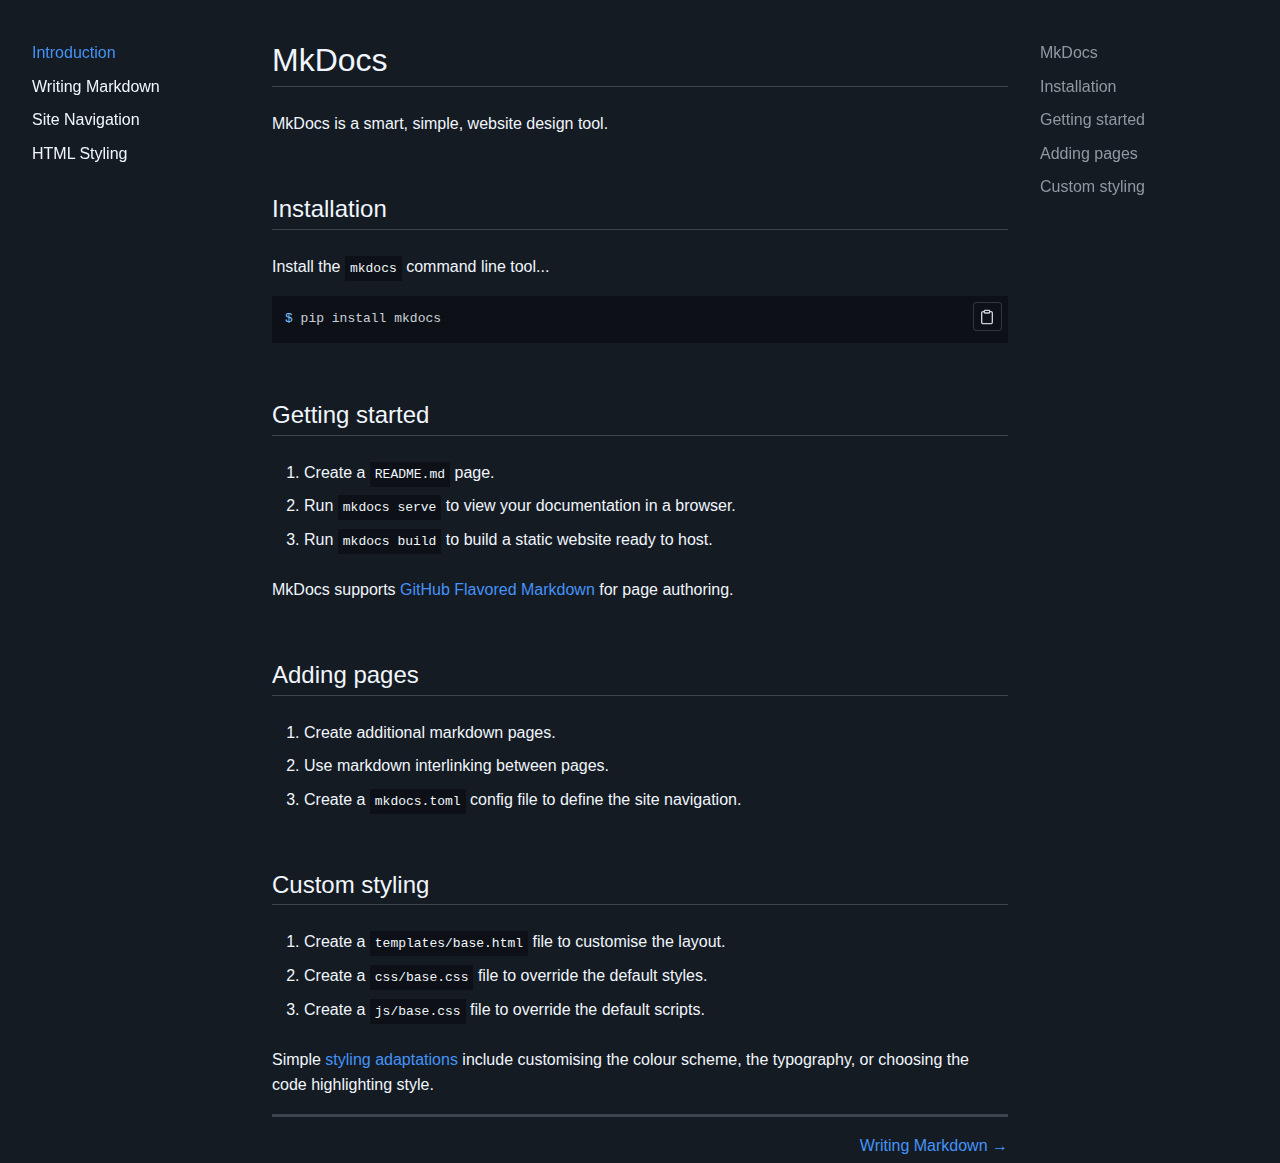
<file: index.html>
<html>
    <head>
        <meta charset="utf-8">
        <meta name="viewport" content="width=device-width, initial-scale=1.0">
        <title>MkDocs</title>
        <link rel="icon" href="data:image/svg+xml,&lt;svg xmlns=&#34;http://www.w3.org/2000/svg&#34; viewBox=&#34;0 0 100 100&#34;&gt;&lt;text y=&#34;.9em&#34; font-size=&#34;90&#34;&gt;📘&lt;/text&gt;&lt;/svg&gt;">
        <link rel="stylesheet" href="css/highlightjs.min.css">
        <link rel="stylesheet" href="css/highlightjs-copy.min.css">
        <link rel="stylesheet" href="css/theme.css">
        <script src="js/highlightjs.min.js"></script>
        <script src="js/highlightjs-copy.min.js"></script>
        <script src="js/theme.js"></script>
    </head>
    <body>
        <nav class="left">
            <ul>
<li><a class="active" href=".">Introduction</a></li>
<li><a href="writing/">Writing Markdown</a></li>
<li><a href="navigation/">Site Navigation</a></li>
<li><a href="styling/">HTML Styling</a></li>
</ul>
        </nav>
        <nav class="right">
            <div class="toc">
<ul>
<li><a href="#mkdocs">MkDocs</a><ul>
<li><a href="#installation">Installation</a></li>
<li><a href="#getting-started">Getting started</a></li>
<li><a href="#adding-pages">Adding pages</a></li>
<li><a href="#custom-styling">Custom styling</a></li>
</ul>
</li>
</ul>
</div>

        </nav>
        <main>
            <h1 id="mkdocs"><a class="toclink" href="#mkdocs">MkDocs</a></h1>
<p>MkDocs is a smart, simple, website design tool.</p>
<h2 id="installation"><a class="toclink" href="#installation">Installation</a></h2>
<p>Install the <code>mkdocs</code> command line tool...</p>
<pre><code class="language-shell">$ pip install mkdocs
</code></pre>
<h2 id="getting-started"><a class="toclink" href="#getting-started">Getting started</a></h2>
<ol>
<li>Create a <code>README.md</code> page.</li>
<li>Run <code>mkdocs serve</code> to view your documentation in a browser.</li>
<li>Run <code>mkdocs build</code> to build a static website ready to host.</li>
</ol>
<p>MkDocs supports <a href="writing/">GitHub Flavored Markdown</a> for page authoring.</p>
<h2 id="adding-pages"><a class="toclink" href="#adding-pages">Adding pages</a></h2>
<ol>
<li>Create additional markdown pages.</li>
<li>Use markdown interlinking between pages.</li>
<li>Create a <code>mkdocs.toml</code> config file to define the site navigation.</li>
</ol>
<h2 id="custom-styling"><a class="toclink" href="#custom-styling">Custom styling</a></h2>
<ol>
<li>Create a <code>templates/base.html</code> file to customise the layout.</li>
<li>Create a <code>css/base.css</code> file to override the default styles.</li>
<li>Create a <code>js/base.css</code> file to override the default scripts.</li>
</ol>
<p>Simple <a href="styling/">styling adaptations</a> include customising the colour scheme, the typography, or choosing the code highlighting style.</p>
            
<div class="pagination">
    
    
    <a class="next" href="writing/">Writing Markdown →</a>
    
</div>

        </main>
    </body>
</html>
</file>
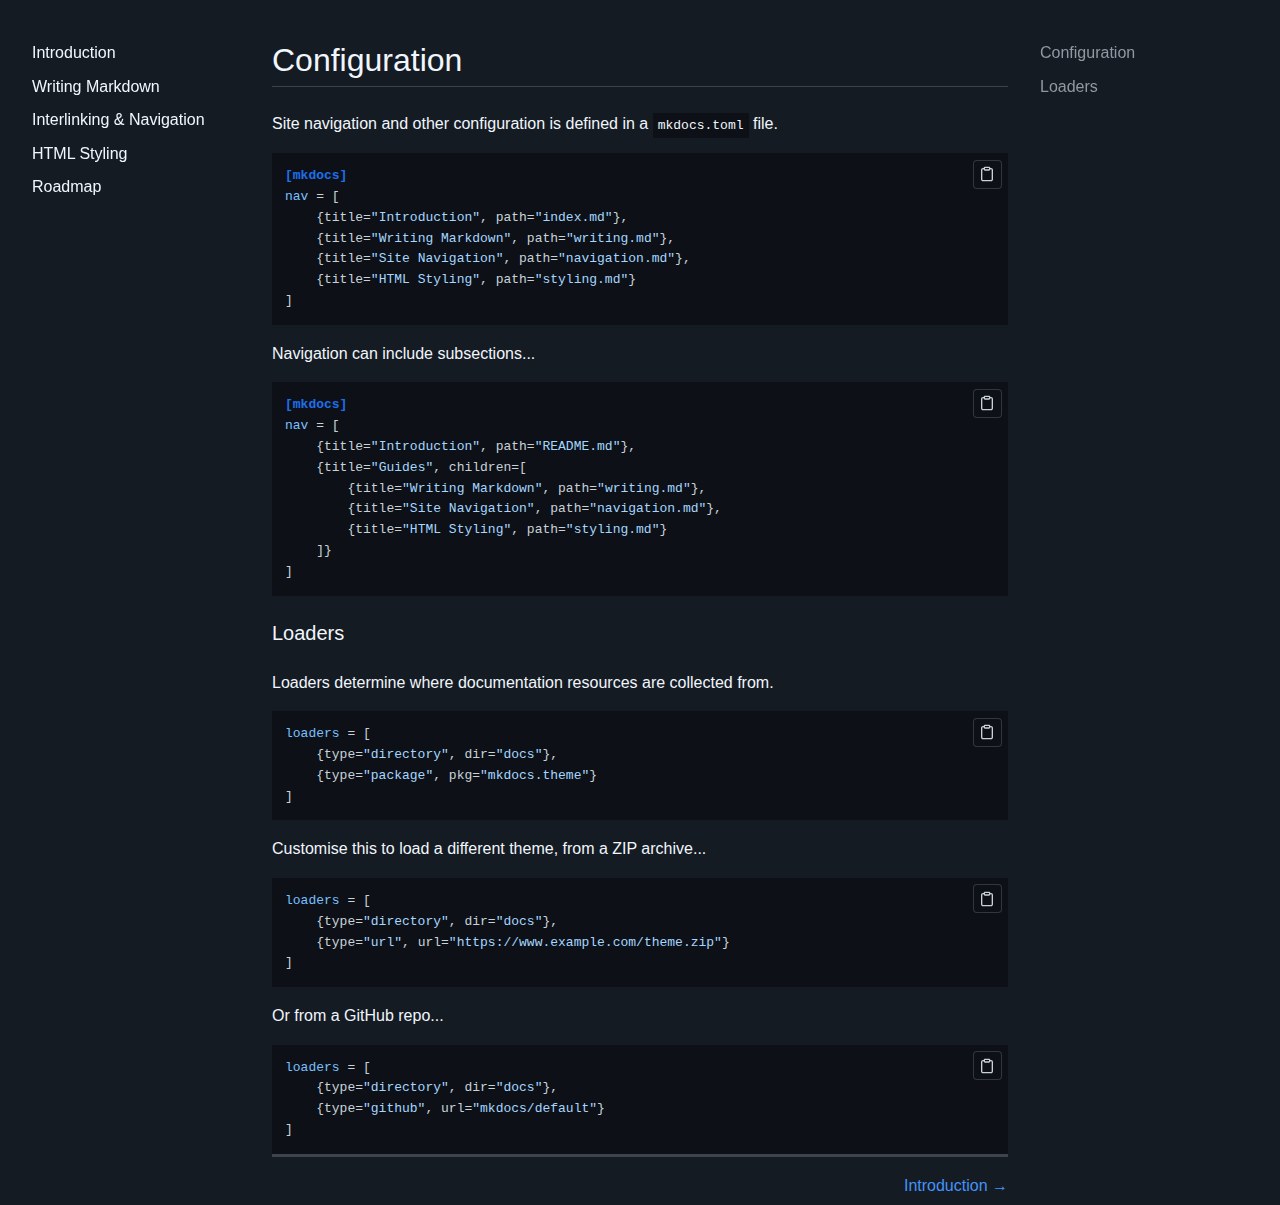
<file: configuration/index.html>
<html>
    <head>
        <meta charset="utf-8">
        <meta name="viewport" content="width=device-width, initial-scale=1.0">
        <title>Configuration</title>
        <link rel="icon" href="data:image/svg+xml,&lt;svg xmlns=&quot;http://www.w3.org/2000/svg&quot; viewBox=&quot;0 0 100 100&quot;&gt;&lt;text y=&quot;.9em&quot; font-size=&quot;90&quot;&gt;📘&lt;/text&gt;&lt;/svg&gt;">
        <link rel="stylesheet" href="../css/highlightjs.min.css">
        <link rel="stylesheet" href="../css/highlightjs-copy.min.css">
        <link rel="stylesheet" href="../css/theme.css">
        <script src="../js/highlightjs.min.js"></script>
        <script src="../js/highlightjs-copy.min.js"></script>
        <script src="../js/theme.js"></script>
    </head>
    <body>
        <nav class="left">
            <ul>
<li><a href="../">Introduction</a></li>
<li><a href="../writing/">Writing Markdown</a></li>
<li><a href="../navigation/">Interlinking &amp; Navigation</a></li>
<li><a href="../styling/">HTML Styling</a></li>
<li><a href="../roadmap/">Roadmap</a></li>
</ul>
        </nav>
        <nav class="right">
            <div class="toc">
<ul>
<li><a href="#configuration">Configuration</a><ul>
<li><a href="#loaders">Loaders</a></li>
</ul>
</li>
</ul>
</div>

        </nav>
        <main>
            <h1 id="configuration"><a class="toclink" href="#configuration">Configuration</a></h1>
<p>Site navigation and other configuration is defined in a <code>mkdocs.toml</code> file.</p>
<pre><code class="language-toml">[mkdocs]
nav = [
    {title=&quot;Introduction&quot;, path=&quot;index.md&quot;},
    {title=&quot;Writing Markdown&quot;, path=&quot;writing.md&quot;},
    {title=&quot;Site Navigation&quot;, path=&quot;navigation.md&quot;},
    {title=&quot;HTML Styling&quot;, path=&quot;styling.md&quot;}
]
</code></pre>
<p>Navigation can include subsections...</p>
<pre><code class="language-toml">[mkdocs]
nav = [
    {title=&quot;Introduction&quot;, path=&quot;README.md&quot;},
    {title=&quot;Guides&quot;, children=[
        {title=&quot;Writing Markdown&quot;, path=&quot;writing.md&quot;},
        {title=&quot;Site Navigation&quot;, path=&quot;navigation.md&quot;},
        {title=&quot;HTML Styling&quot;, path=&quot;styling.md&quot;}
    ]}
]
</code></pre>
<h3 id="loaders"><a class="toclink" href="#loaders">Loaders</a></h3>
<p>Loaders determine where documentation resources are collected from.</p>
<pre><code class="language-toml">loaders = [
    {type=&quot;directory&quot;, dir=&quot;docs&quot;},
    {type=&quot;package&quot;, pkg=&quot;mkdocs.theme&quot;}
]
</code></pre>
<p>Customise this to load a different theme, from a ZIP archive...</p>
<pre><code class="language-toml">loaders = [
    {type=&quot;directory&quot;, dir=&quot;docs&quot;},
    {type=&quot;url&quot;, url=&quot;https://www.example.com/theme.zip&quot;}
]
</code></pre>
<p>Or from a GitHub repo...</p>
<pre><code class="language-toml">loaders = [
    {type=&quot;directory&quot;, dir=&quot;docs&quot;},
    {type=&quot;github&quot;, url=&quot;mkdocs/default&quot;}
]
</code></pre>
<!--
### Markdown

The derault set of extensions are geared towards GitHub Flavored Markdown.


<pre><code class="language-toml">[markdown]
extensions = {...}
config = {...}
</code></pre>


### Resources

Resources include markdown pages, static media, and HTML templates.

* `pages`      - `*.md`
* `statics`    - `*` 
* `templates`  - `templates/*`

### Commands

The command line tool allows you to work with mkdocs locally,
or to build and host your sites on a provider of your choosing.

* `mkdocs serve`
* `mkdocs build`
-->
            
            <div class="pagination">
                
                
                <a class="next" href="../">Introduction →</a>
                
            </div>
            
        </main>
    </body>
</html>
</file>
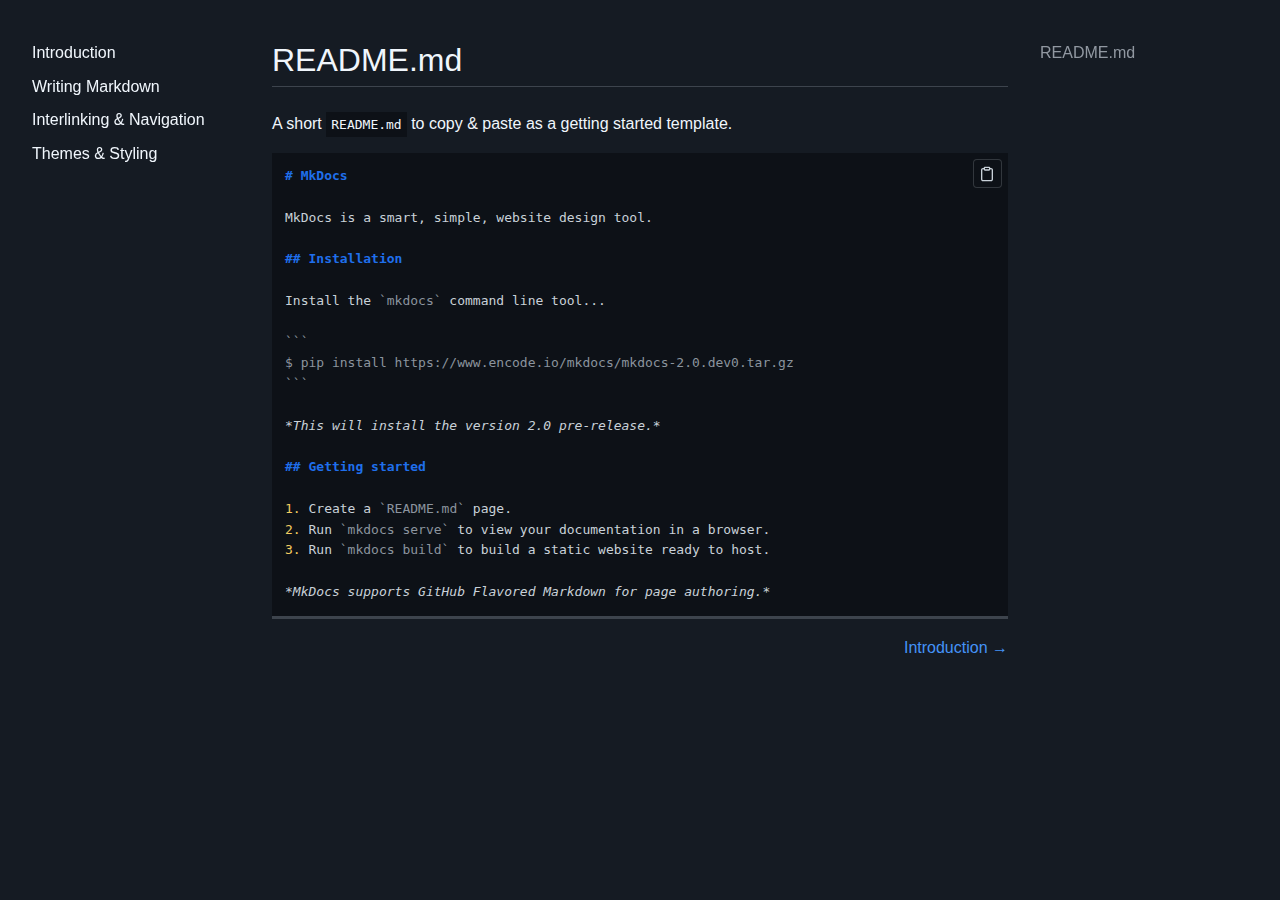
<file: example/index.html>
<html>
    <head>
        <meta charset="utf-8">
        <meta name="viewport" content="width=device-width, initial-scale=1.0">
        <title>README.md - MkDocs</title>
        <link rel="icon" href="data:image/svg+xml,&lt;svg xmlns=&quot;http://www.w3.org/2000/svg&quot; viewBox=&quot;0 0 100 100&quot;&gt;&lt;text y=&quot;.9em&quot; font-size=&quot;90&quot;&gt;📘&lt;/text&gt;&lt;/svg&gt;">
        <link rel="stylesheet" href="../css/highlightjs.min.css">
        <link rel="stylesheet" href="../css/highlightjs-copy.min.css">
        <link rel="stylesheet" href="../css/theme.css">
        <script src="../js/highlightjs.min.js"></script>
        <script src="../js/highlightjs-copy.min.js"></script>
        <script src="../js/theme.js"></script>
    </head>
    <body>
        <nav class="left">
            <ul>
<li><a href="../">Introduction</a></li>
<li><a href="../writing/">Writing Markdown</a></li>
<li><a href="../navigation/">Interlinking &amp; Navigation</a></li>
<li><a href="../styling/">Themes &amp; Styling</a></li>
</ul>
        </nav>
        <nav class="right">
            <div class="toc">
<ul>
<li><a href="#readmemd">README.md</a></li>
</ul>
</div>

        </nav>
        <main>
            <h1 id="readmemd"><a class="toclink" href="#readmemd">README.md</a></h1>
<p>A short <code>README.md</code> to copy &amp; paste as a getting started template.</p>
<pre><code class="language-markdown"># MkDocs

MkDocs is a smart, simple, website design tool.

## Installation

Install the `mkdocs` command line tool...

```
$ pip install https://www.encode.io/mkdocs/mkdocs-2.0.dev0.tar.gz
```

*This will install the version 2.0 pre-release.*

## Getting started

1. Create a `README.md` page.
2. Run `mkdocs serve` to view your documentation in a browser.
3. Run `mkdocs build` to build a static website ready to host.

*MkDocs supports GitHub Flavored Markdown for page authoring.*
</code></pre>
            
            <div class="pagination">
                
                
                <a class="next" href="../">Introduction →</a>
                
            </div>
            
        </main>
    </body>
</html>
</file>
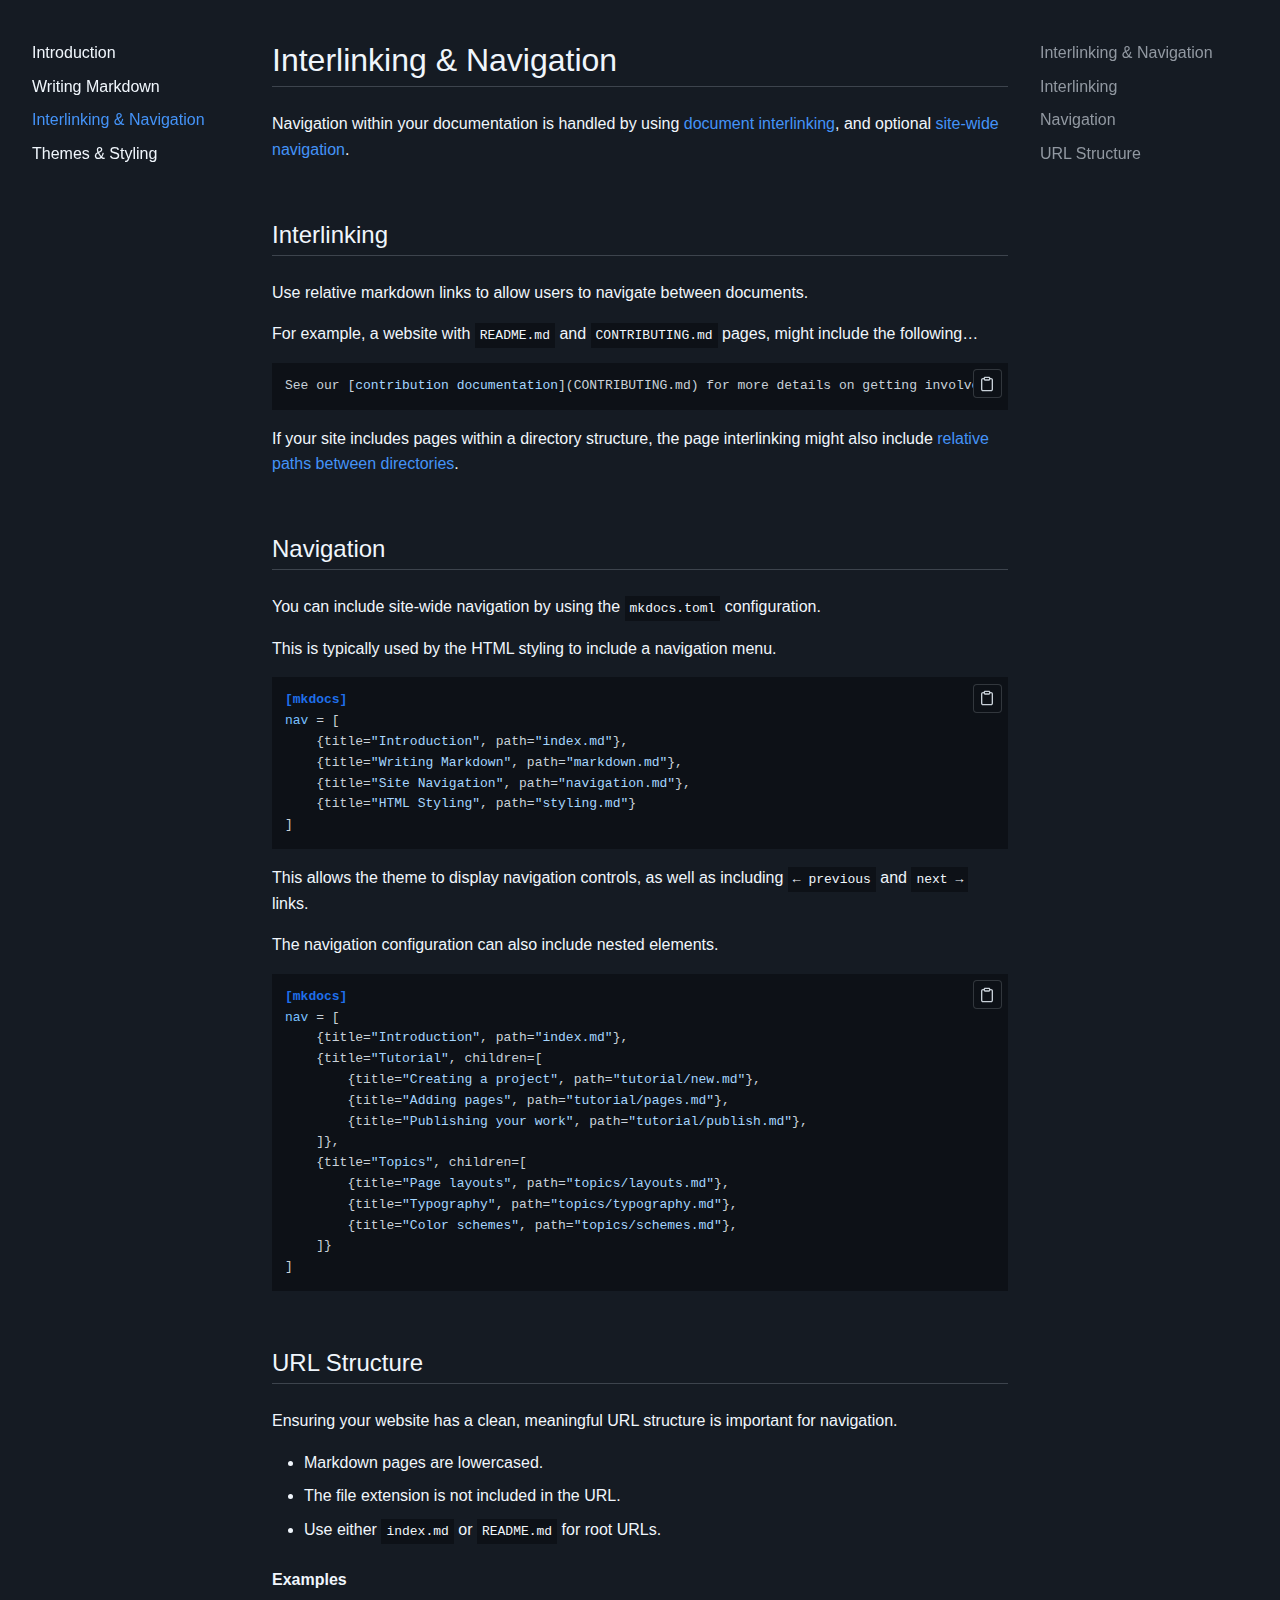
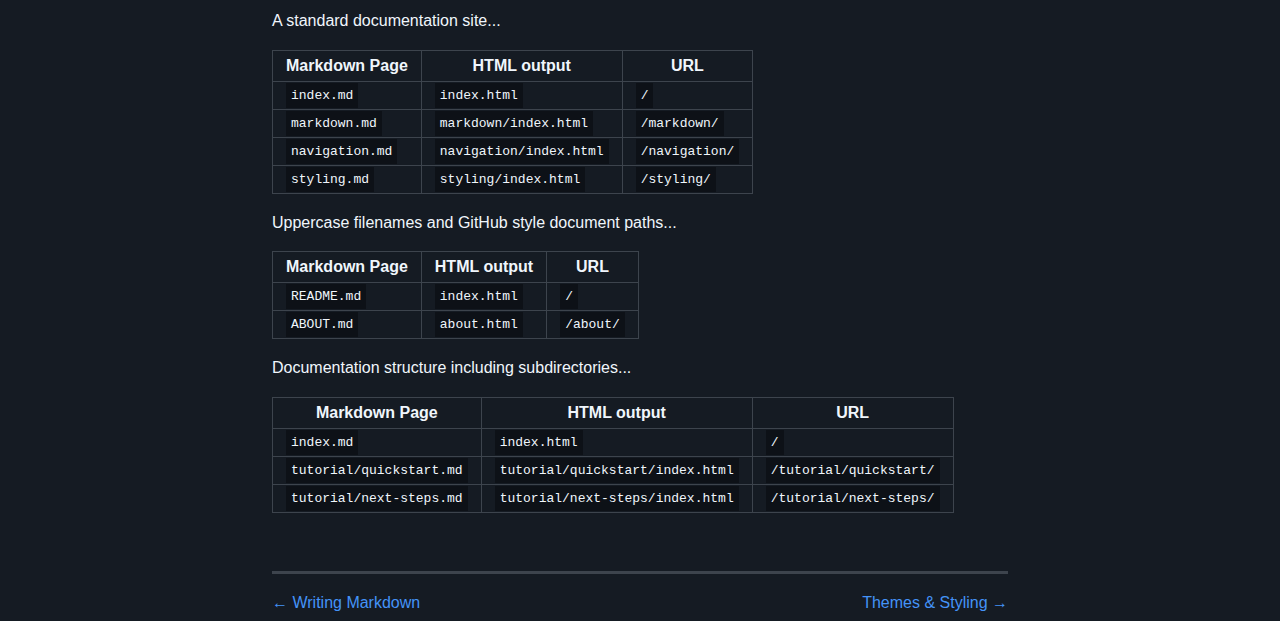
<file: navigation/index.html>
<html>
    <head>
        <meta charset="utf-8">
        <meta name="viewport" content="width=device-width, initial-scale=1.0">
        <title>Interlinking & Navigation</title>
        <link rel="icon" href="data:image/svg+xml,&lt;svg xmlns=&quot;http://www.w3.org/2000/svg&quot; viewBox=&quot;0 0 100 100&quot;&gt;&lt;text y=&quot;.9em&quot; font-size=&quot;90&quot;&gt;📘&lt;/text&gt;&lt;/svg&gt;">
        <link rel="stylesheet" href="../css/highlightjs.min.css">
        <link rel="stylesheet" href="../css/highlightjs-copy.min.css">
        <link rel="stylesheet" href="../css/theme.css">
        <script src="../js/highlightjs.min.js"></script>
        <script src="../js/highlightjs-copy.min.js"></script>
        <script src="../js/theme.js"></script>
    </head>
    <body>
        <nav class="left">
            <ul>
<li><a href="../">Introduction</a></li>
<li><a href="../writing/">Writing Markdown</a></li>
<li><a class="active" href=".">Interlinking &amp; Navigation</a></li>
<li><a href="../styling/">Themes &amp; Styling</a></li>
</ul>
        </nav>
        <nav class="right">
            <div class="toc">
<ul>
<li><a href="#interlinking-navigation">Interlinking &amp; Navigation</a><ul>
<li><a href="#interlinking">Interlinking</a></li>
<li><a href="#navigation">Navigation</a></li>
<li><a href="#url-structure">URL Structure</a></li>
</ul>
</li>
</ul>
</div>

        </nav>
        <main>
            <h1 id="interlinking-navigation"><a class="toclink" href="#interlinking-navigation">Interlinking &amp; Navigation</a></h1>
<p>Navigation within your documentation is handled by using <a href="#interlinking">document interlinking</a>, and optional <a href="#navigation">site-wide navigation</a>.</p>
<h2 id="interlinking"><a class="toclink" href="#interlinking">Interlinking</a></h2>
<p>Use relative markdown links to allow users to navigate between documents.</p>
<p>For example, a website with <code>README.md</code> and <code>CONTRIBUTING.md</code> pages, might include the following&hellip;</p>
<pre><code class="language-markdown">See our [contribution documentation](CONTRIBUTING.md) for more details on getting involved.
</code></pre>
<p>If your site includes pages within a directory structure, the page interlinking might also include <a href="https://docs.github.com/en/get-started/writing-on-github/getting-started-with-writing-and-formatting-on-github/basic-writing-and-formatting-syntax#relative-links">relative paths between directories</a>.</p>
<h2 id="navigation"><a class="toclink" href="#navigation">Navigation</a></h2>
<p>You can include site-wide navigation by using the <code>mkdocs.toml</code> configuration.</p>
<p>This is typically used by the HTML styling to include a navigation menu.</p>
<pre><code class="language-toml">[mkdocs]
nav = [
    {title=&quot;Introduction&quot;, path=&quot;index.md&quot;},
    {title=&quot;Writing Markdown&quot;, path=&quot;markdown.md&quot;},
    {title=&quot;Site Navigation&quot;, path=&quot;navigation.md&quot;},
    {title=&quot;HTML Styling&quot;, path=&quot;styling.md&quot;}
]
</code></pre>
<p>This allows the theme to display navigation controls, as well as including <code>← previous</code> and <code>next →</code> links.</p>
<p>The navigation configuration can also include nested elements.</p>
<pre><code class="language-toml">[mkdocs]
nav = [
    {title=&quot;Introduction&quot;, path=&quot;index.md&quot;},
    {title=&quot;Tutorial&quot;, children=[
        {title=&quot;Creating a project&quot;, path=&quot;tutorial/new.md&quot;},
        {title=&quot;Adding pages&quot;, path=&quot;tutorial/pages.md&quot;},
        {title=&quot;Publishing your work&quot;, path=&quot;tutorial/publish.md&quot;},
    ]},
    {title=&quot;Topics&quot;, children=[
        {title=&quot;Page layouts&quot;, path=&quot;topics/layouts.md&quot;},
        {title=&quot;Typography&quot;, path=&quot;topics/typography.md&quot;},
        {title=&quot;Color schemes&quot;, path=&quot;topics/schemes.md&quot;},
    ]}
]
</code></pre>
<h2 id="url-structure"><a class="toclink" href="#url-structure">URL Structure</a></h2>
<p>Ensuring your website has a clean, meaningful URL structure is important for navigation.</p>
<ul>
<li>Markdown pages are lowercased.</li>
<li>The file extension is not included in the URL.</li>
<li>Use either <code>index.md</code> or <code>README.md</code> for root URLs.</li>
</ul>
<p><strong>Examples</strong></p>
<p>A standard documentation site...</p>
<table>
<thead>
<tr>
<th><strong>Markdown Page</strong></th>
<th><strong>HTML output</strong></th>
<th><strong>URL</strong></th>
</tr>
</thead>
<tbody>
<tr>
<td><code>index.md</code></td>
<td><code>index.html</code></td>
<td><code>/</code></td>
</tr>
<tr>
<td><code>markdown.md</code></td>
<td><code>markdown/index.html</code></td>
<td><code>/markdown/</code></td>
</tr>
<tr>
<td><code>navigation.md</code></td>
<td><code>navigation/index.html</code></td>
<td><code>/navigation/</code></td>
</tr>
<tr>
<td><code>styling.md</code></td>
<td><code>styling/index.html</code></td>
<td><code>/styling/</code></td>
</tr>
</tbody>
</table>
<p>Uppercase filenames and GitHub style document paths...</p>
<table>
<thead>
<tr>
<th><strong>Markdown Page</strong></th>
<th><strong>HTML output</strong></th>
<th><strong>URL</strong></th>
</tr>
</thead>
<tbody>
<tr>
<td><code>README.md</code></td>
<td><code>index.html</code></td>
<td><code>/</code></td>
</tr>
<tr>
<td><code>ABOUT.md</code></td>
<td><code>about.html</code></td>
<td><code>/about/</code></td>
</tr>
</tbody>
</table>
<p>Documentation structure including subdirectories...</p>
<table>
<thead>
<tr>
<th><strong>Markdown Page</strong></th>
<th><strong>HTML output</strong></th>
<th><strong>URL</strong></th>
</tr>
</thead>
<tbody>
<tr>
<td><code>index.md</code></td>
<td><code>index.html</code></td>
<td><code>/</code></td>
</tr>
<tr>
<td><code>tutorial/quickstart.md</code></td>
<td><code>tutorial/quickstart/index.html</code></td>
<td><code>/tutorial/quickstart/</code></td>
</tr>
<tr>
<td><code>tutorial/next-steps.md</code></td>
<td><code>tutorial/next-steps/index.html</code></td>
<td><code>/tutorial/next-steps/</code></td>
</tr>
</tbody>
</table>
<p><br/></p>
            
            <div class="pagination">
                
                <a class="previous" href="../writing/">← Writing Markdown</a>
                
                
                <a class="next" href="../styling/">Themes & Styling →</a>
                
            </div>
            
        </main>
    </body>
</html>
</file>
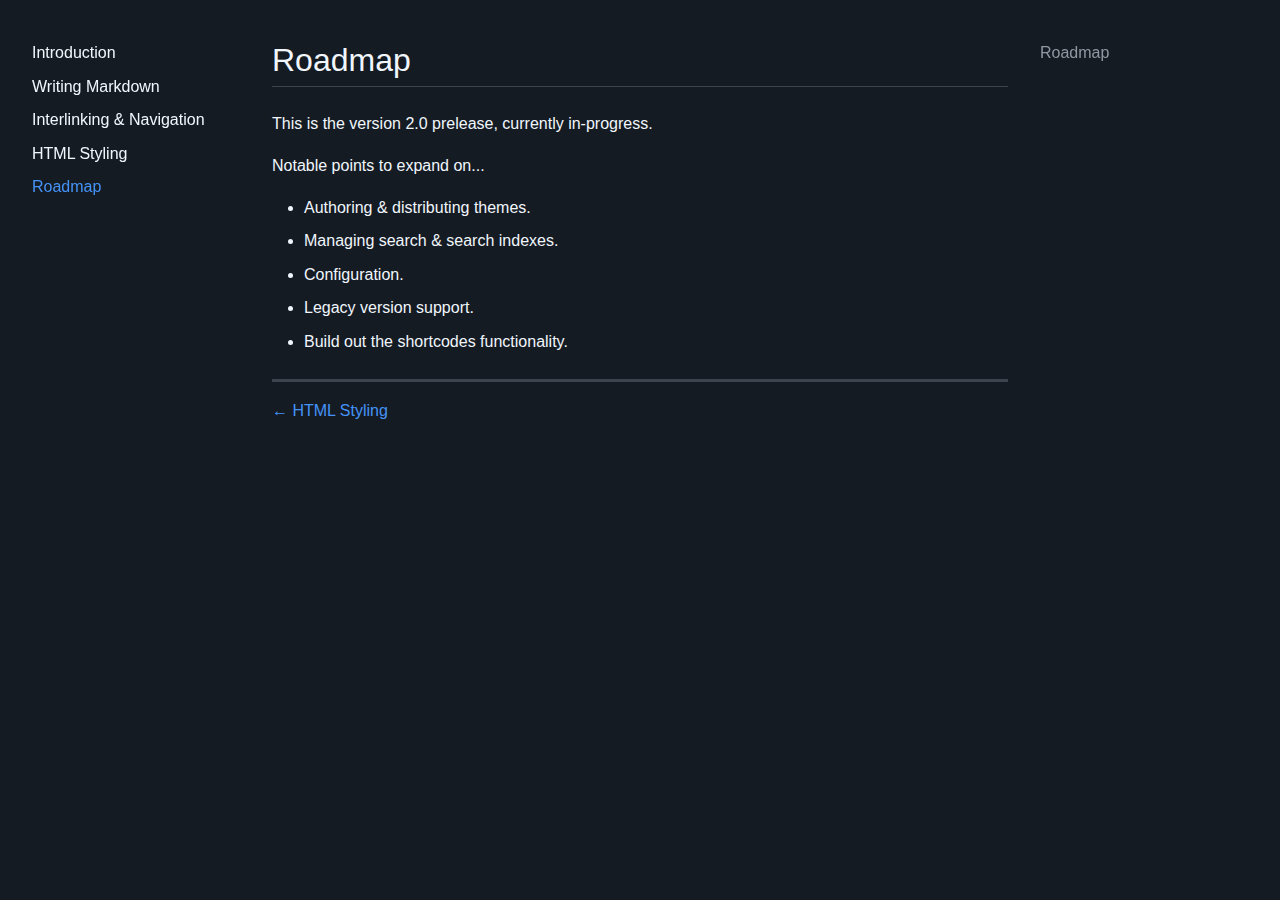
<file: roadmap/index.html>
<html>
    <head>
        <meta charset="utf-8">
        <meta name="viewport" content="width=device-width, initial-scale=1.0">
        <title>Roadmap</title>
        <link rel="icon" href="data:image/svg+xml,&lt;svg xmlns=&quot;http://www.w3.org/2000/svg&quot; viewBox=&quot;0 0 100 100&quot;&gt;&lt;text y=&quot;.9em&quot; font-size=&quot;90&quot;&gt;📘&lt;/text&gt;&lt;/svg&gt;">
        <link rel="stylesheet" href="../css/highlightjs.min.css">
        <link rel="stylesheet" href="../css/highlightjs-copy.min.css">
        <link rel="stylesheet" href="../css/theme.css">
        <script src="../js/highlightjs.min.js"></script>
        <script src="../js/highlightjs-copy.min.js"></script>
        <script src="../js/theme.js"></script>
    </head>
    <body>
        <nav class="left">
            <ul>
<li><a href="../">Introduction</a></li>
<li><a href="../writing/">Writing Markdown</a></li>
<li><a href="../navigation/">Interlinking &amp; Navigation</a></li>
<li><a href="../styling/">HTML Styling</a></li>
<li><a class="active" href=".">Roadmap</a></li>
</ul>
        </nav>
        <nav class="right">
            <div class="toc">
<ul>
<li><a href="#roadmap">Roadmap</a></li>
</ul>
</div>

        </nav>
        <main>
            <h1 id="roadmap"><a class="toclink" href="#roadmap">Roadmap</a></h1>
<p>This is the version 2.0 prelease, currently in-progress.</p>
<p>Notable points to expand on...</p>
<ul>
<li>Authoring &amp; distributing themes.</li>
<li>Managing search &amp; search indexes.</li>
<li>Configuration.</li>
<li>Legacy version support.</li>
<li>Build out the shortcodes functionality.</li>
</ul>
            
            <div class="pagination">
                
                <a class="previous" href="../styling/">← HTML Styling</a>
                
                
            </div>
            
        </main>
    </body>
</html>
</file>
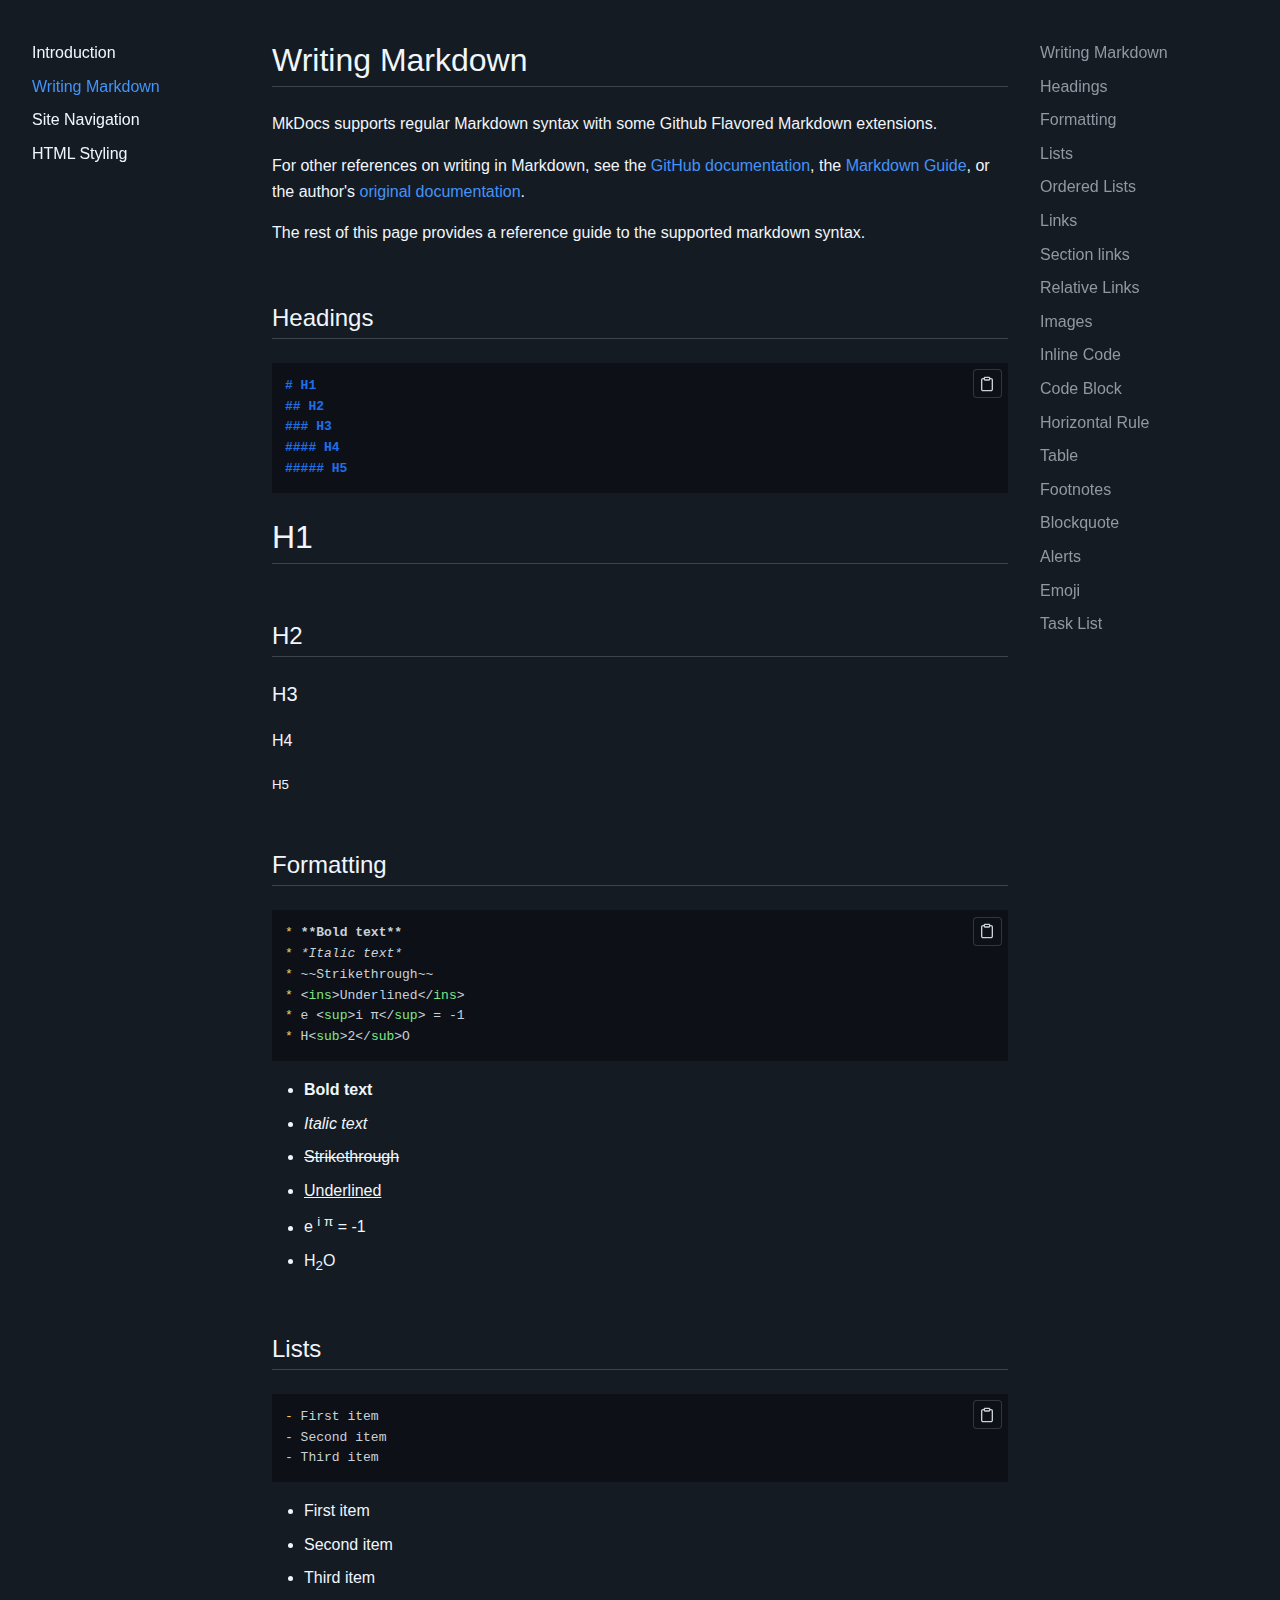
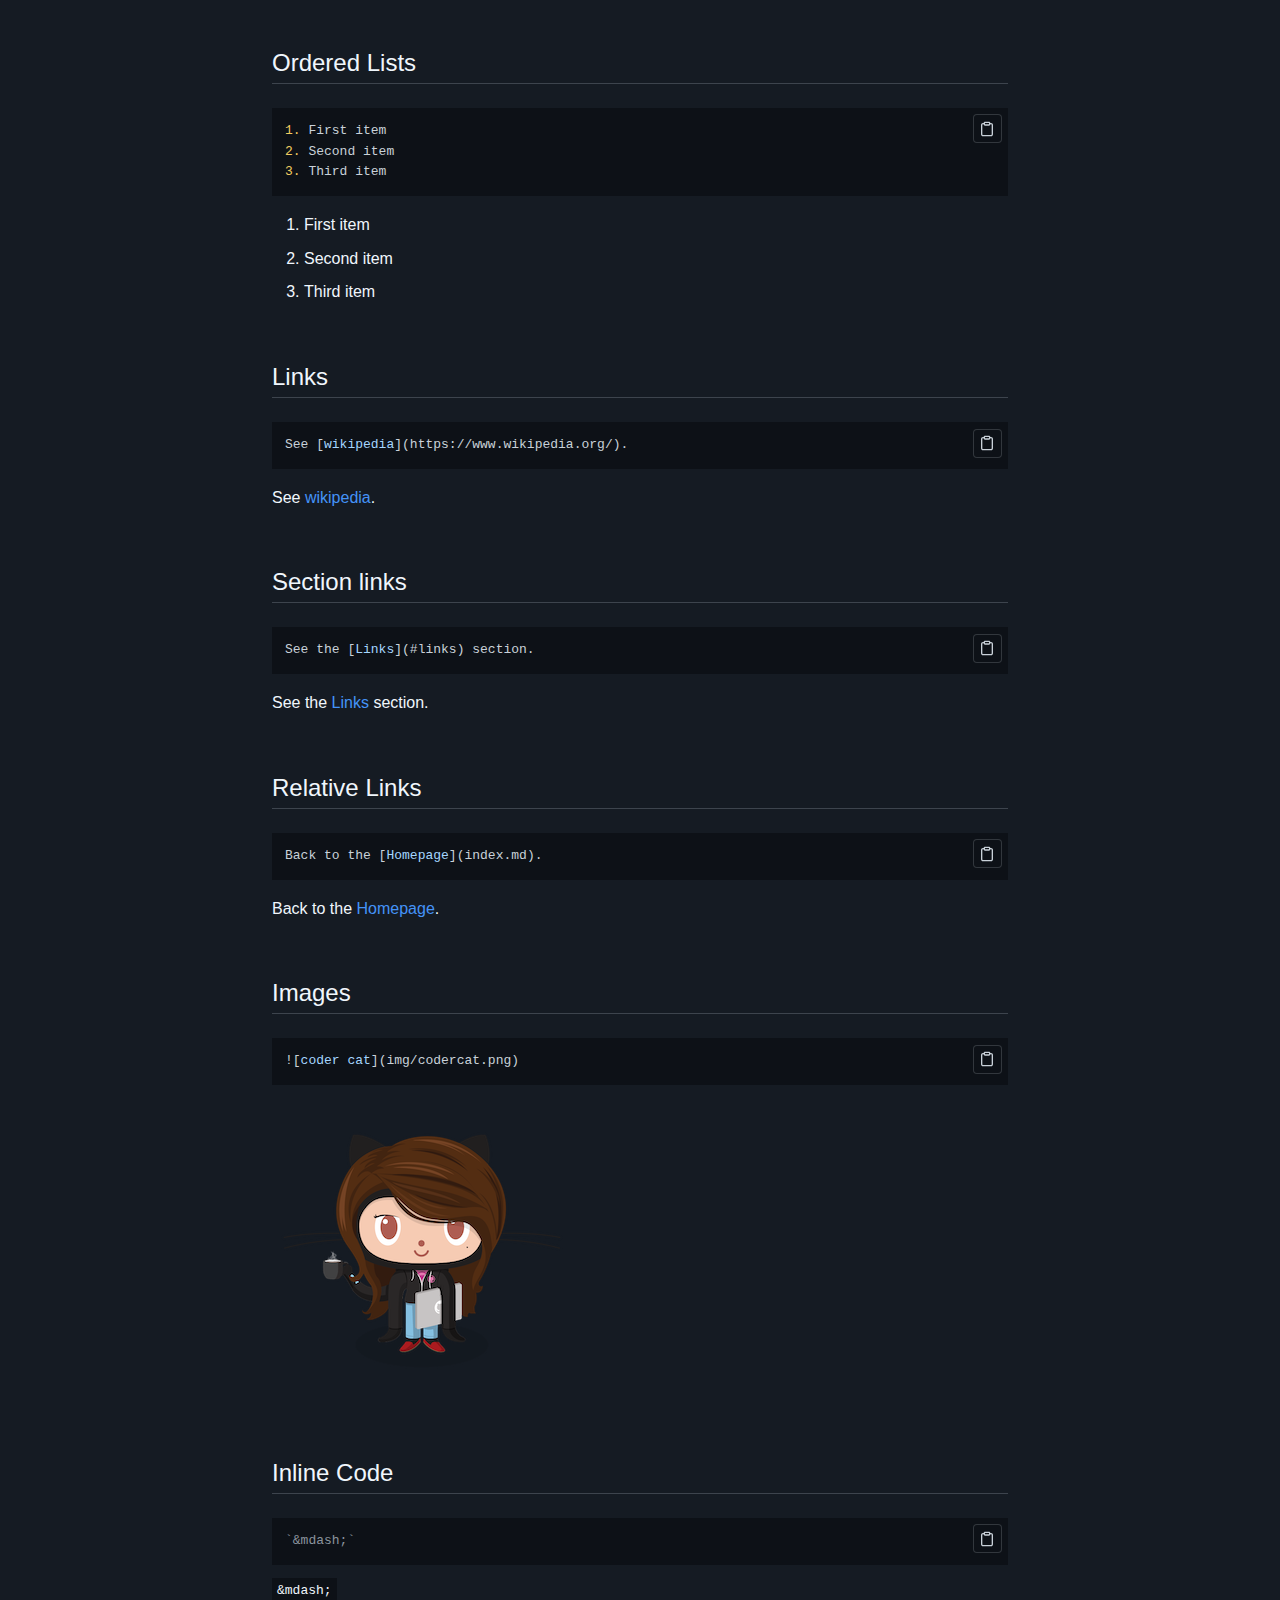
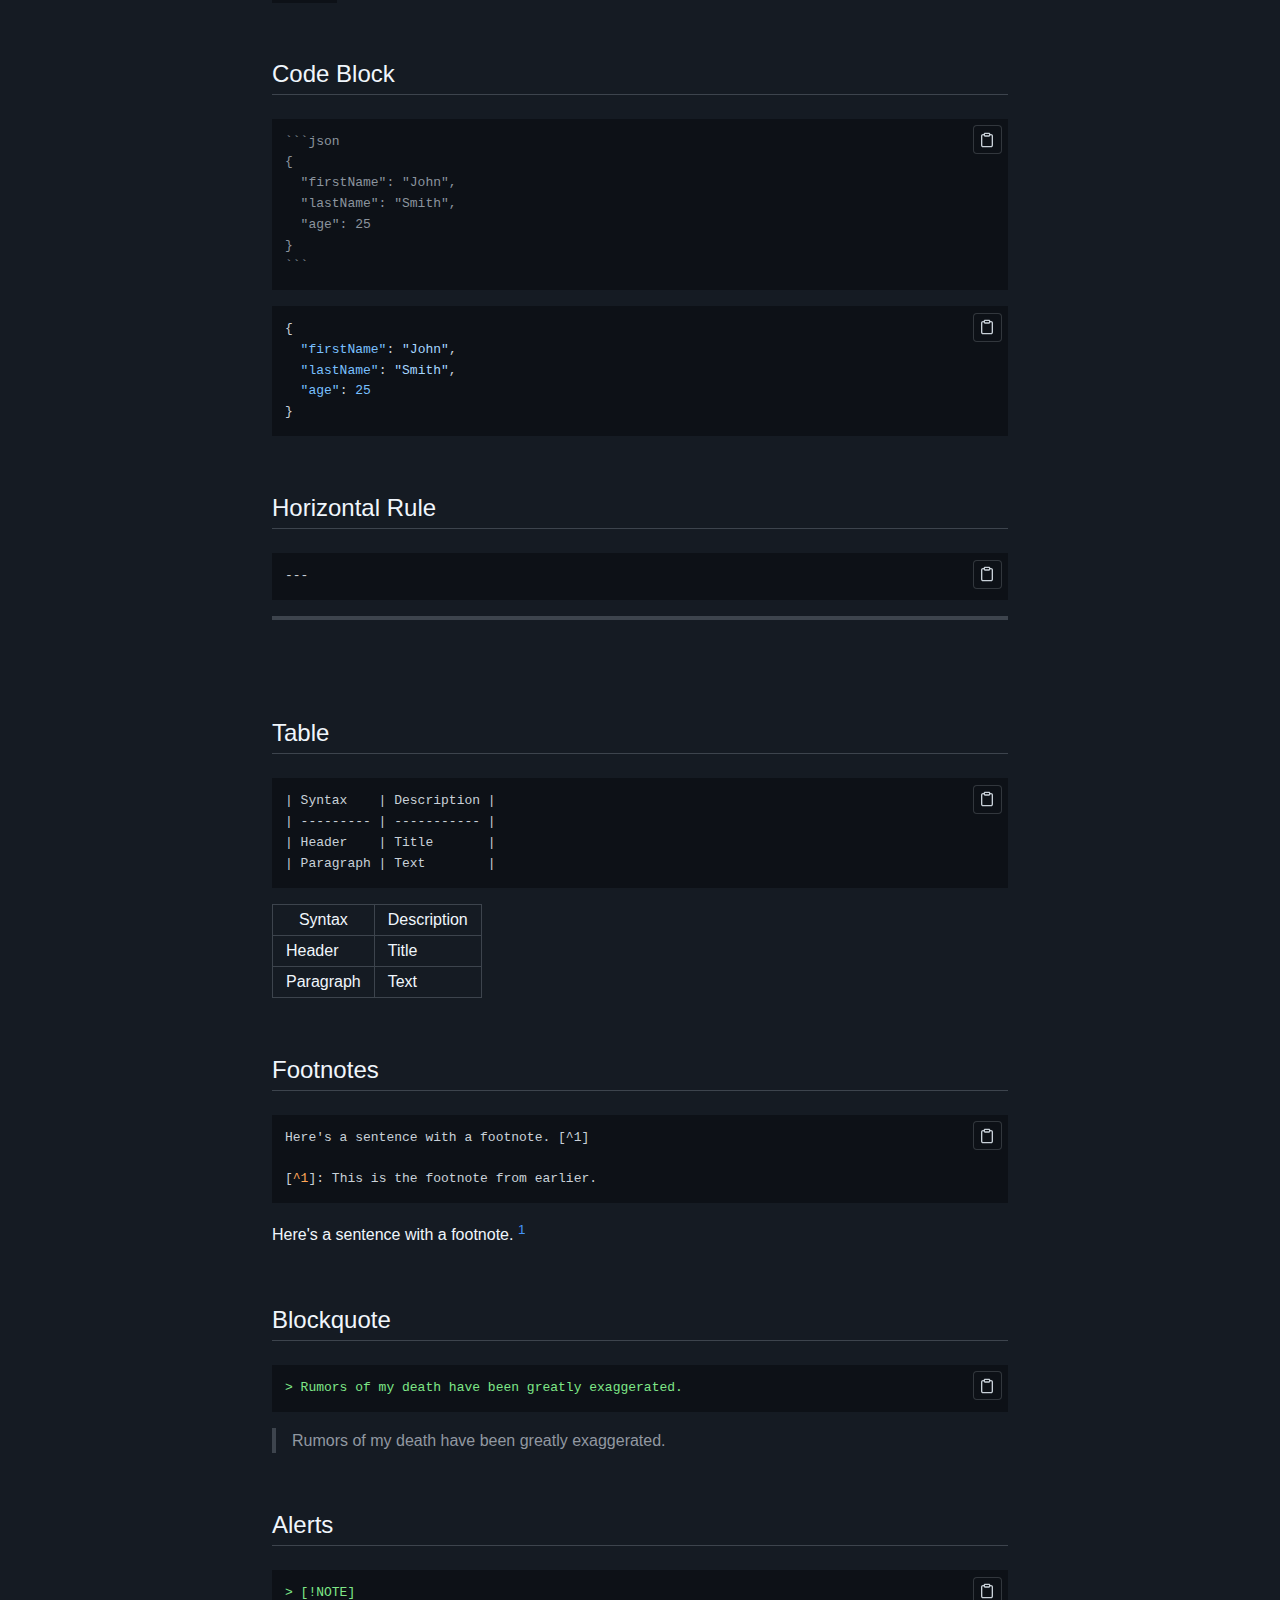
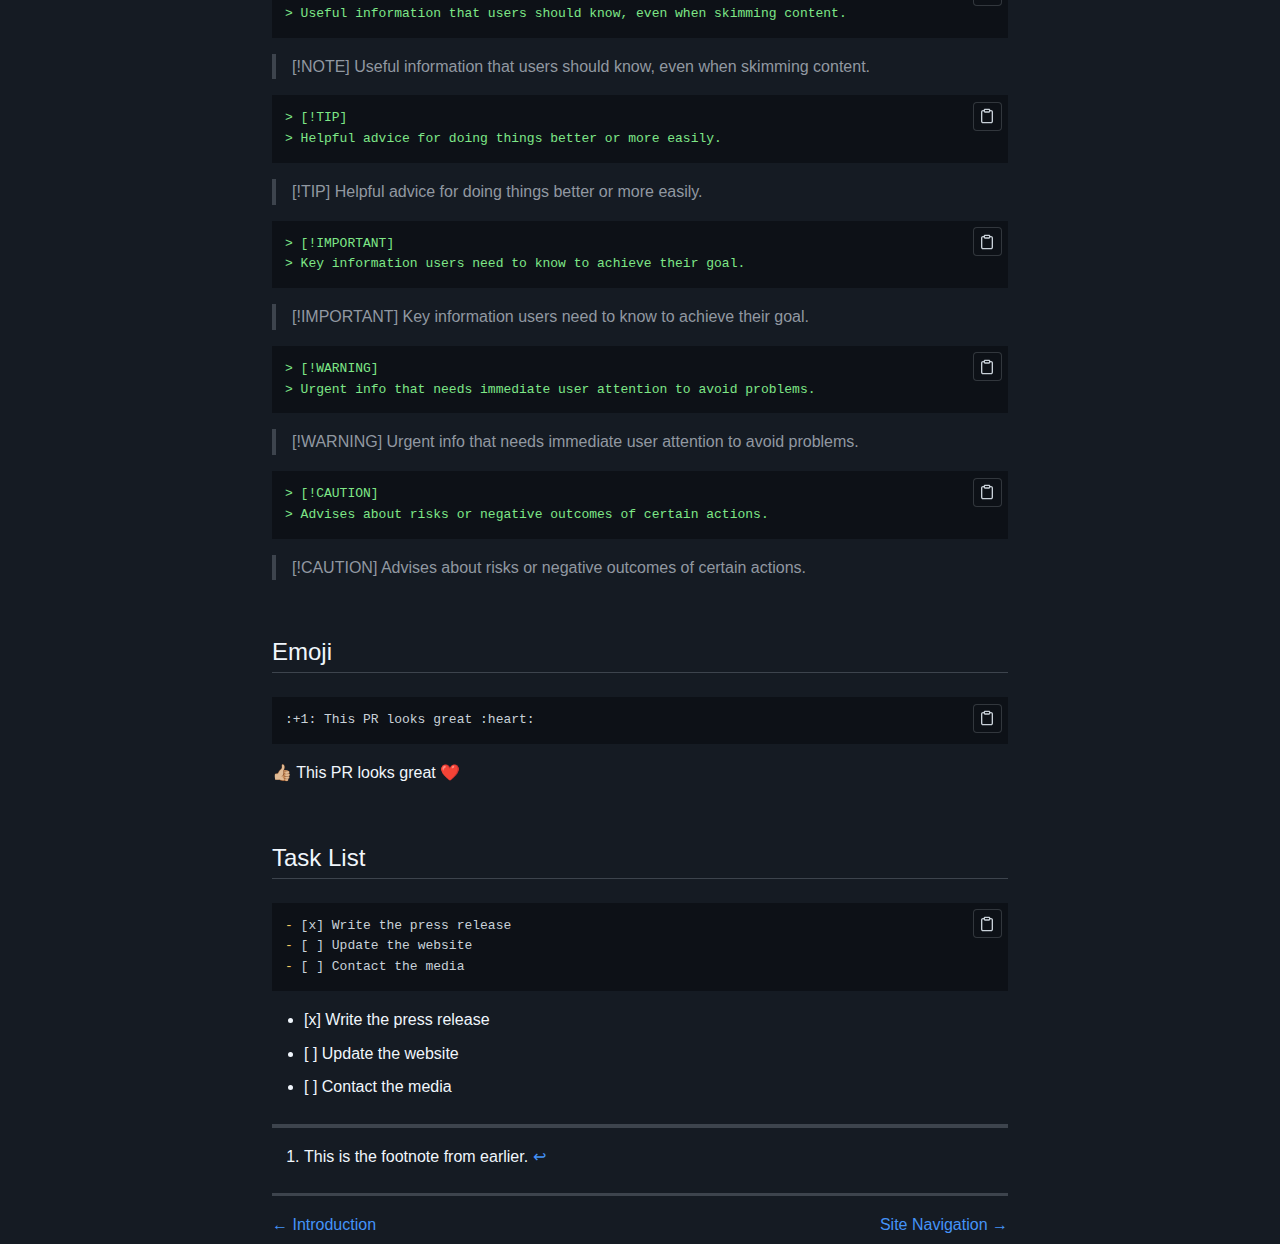
<file: writing/index.html>
<html>
    <head>
        <meta charset="utf-8">
        <meta name="viewport" content="width=device-width, initial-scale=1.0">
        <title>MkDocs</title>
        <link rel="icon" href="data:image/svg+xml,&lt;svg xmlns=&#34;http://www.w3.org/2000/svg&#34; viewBox=&#34;0 0 100 100&#34;&gt;&lt;text y=&#34;.9em&#34; font-size=&#34;90&#34;&gt;📘&lt;/text&gt;&lt;/svg&gt;">
        <link rel="stylesheet" href="../css/highlightjs.min.css">
        <link rel="stylesheet" href="../css/highlightjs-copy.min.css">
        <link rel="stylesheet" href="../css/theme.css">
        <script src="../js/highlightjs.min.js"></script>
        <script src="../js/highlightjs-copy.min.js"></script>
        <script src="../js/theme.js"></script>
    </head>
    <body>
        <nav class="left">
            <ul>
<li><a href="../">Introduction</a></li>
<li><a class="active" href=".">Writing Markdown</a></li>
<li><a href="../navigation/">Site Navigation</a></li>
<li><a href="../styling/">HTML Styling</a></li>
</ul>
        </nav>
        <nav class="right">
            <div class="toc">
<ul>
<li><a href="#writing-markdown">Writing Markdown</a><ul>
<li><a href="#headings">Headings</a></li>
<li><a href="#formatting">Formatting</a></li>
<li><a href="#lists">Lists</a></li>
<li><a href="#ordered-lists">Ordered Lists</a></li>
<li><a href="#links">Links</a></li>
<li><a href="#section-links">Section links</a></li>
<li><a href="#relative-links">Relative Links</a></li>
<li><a href="#images">Images</a></li>
<li><a href="#inline-code">Inline Code</a></li>
<li><a href="#code-block">Code Block</a></li>
<li><a href="#horizontal-rule">Horizontal Rule</a></li>
<li><a href="#table">Table</a></li>
<li><a href="#footnotes">Footnotes</a></li>
<li><a href="#blockquote">Blockquote</a></li>
<li><a href="#alerts">Alerts</a></li>
<li><a href="#emoji">Emoji</a></li>
<li><a href="#task-list">Task List</a></li>
</ul>
</li>
</ul>
</div>

        </nav>
        <main>
            <h1 id="writing-markdown"><a class="toclink" href="#writing-markdown">Writing Markdown</a></h1>
<p>MkDocs supports regular Markdown syntax with some Github Flavored Markdown extensions.</p>
<p>For other references on writing in Markdown, see the <a href="https://docs.github.com/en/get-started/writing-on-github/getting-started-with-writing-and-formatting-on-github/basic-writing-and-formatting-syntax">GitHub documentation</a>, the <a href="https://www.markdownguide.org/">Markdown Guide</a>, or the author's <a href="https://daringfireball.net/projects/markdown/">original documentation</a>.</p>
<p>The rest of this page provides a reference guide to the supported markdown syntax.</p>
<h2 id="headings"><a class="toclink" href="#headings">Headings</a></h2>
<pre><code class="language-markdown"># H1
## H2
### H3
#### H4
##### H5
</code></pre>
<h1>H1</h1>
<h2>H2</h2>
<h3>H3</h3>
<h4>H4</h4>
<h5>H5</h5>

<h2 id="formatting"><a class="toclink" href="#formatting">Formatting</a></h2>
<pre><code class="language-markdown">* **Bold text**
* *Italic text*
* ~~Strikethrough~~
* &lt;ins&gt;Underlined&lt;/ins&gt;
* e &lt;sup&gt;i π&lt;/sup&gt; = -1
* H&lt;sub&gt;2&lt;/sub&gt;O
</code></pre>
<p><span></span></p>
<ul>
<li><strong>Bold text</strong></li>
<li><em>Italic text</em></li>
<li><del>Strikethrough</del></li>
<li><ins>Underlined</ins></li>
<li>e <sup>i π</sup> = -1</li>
<li>H<sub>2</sub>O</li>
</ul>
<h2 id="lists"><a class="toclink" href="#lists">Lists</a></h2>
<pre><code class="language-markdown">- First item
- Second item
- Third item
</code></pre>
<p><span></span></p>
<ul>
<li>First item</li>
<li>Second item</li>
<li>Third item</li>
</ul>
<h2 id="ordered-lists"><a class="toclink" href="#ordered-lists">Ordered Lists</a></h2>
<pre><code class="language-markdown">1. First item
2. Second item
3. Third item
</code></pre>
<p><span></span></p>
<ol>
<li>First item</li>
<li>Second item</li>
<li>Third item</li>
</ol>
<h2 id="links"><a class="toclink" href="#links">Links</a></h2>
<pre><code class="language-markdown">See [wikipedia](https://www.wikipedia.org/).
</code></pre>
<p>See <a href="https://www.wikipedia.org/">wikipedia</a>.</p>
<h2 id="section-links"><a class="toclink" href="#section-links">Section links</a></h2>
<pre><code class="language-markdown">See the [Links](#links) section.
</code></pre>
<p>See the <a href="#links">Links</a> section.</p>
<h2 id="relative-links"><a class="toclink" href="#relative-links">Relative Links</a></h2>
<pre><code class="language-markdown">Back to the [Homepage](index.md).
</code></pre>
<p>Back to the <a href="../">Homepage</a>.</p>
<h2 id="images"><a class="toclink" href="#images">Images</a></h2>
<pre><code class="language-markdown">![coder cat](img/codercat.png)
</code></pre>
<p><img alt="coder cat" src="../img/codercat.png" /></p>
<h2 id="inline-code"><a class="toclink" href="#inline-code">Inline Code</a></h2>
<pre><code class="language-markdown">`&amp;mdash;`
</code></pre>
<p><code>&amp;mdash;</code></p>
<h2 id="code-block"><a class="toclink" href="#code-block">Code Block</a></h2>
<pre><code class="language-markdown hljs">```json
{
  "firstName": "John",
  "lastName": "Smith",
  "age": 25
}
```</code></pre>

<p><span></span></p>
<pre><code class="language-json">{
  &quot;firstName&quot;: &quot;John&quot;,
  &quot;lastName&quot;: &quot;Smith&quot;,
  &quot;age&quot;: 25
}
</code></pre>
<h2 id="horizontal-rule"><a class="toclink" href="#horizontal-rule">Horizontal Rule</a></h2>
<pre><code class="language-markdown">---
</code></pre>
<hr />
<p><br/></p>
<h2 id="table"><a class="toclink" href="#table">Table</a></h2>
<pre><code class="language-markdown">| Syntax    | Description |
| --------- | ----------- |
| Header    | Title       |
| Paragraph | Text        |
</code></pre>
<p><span></span></p>
<table>
<thead>
<tr>
<th>Syntax</th>
<th>Description</th>
</tr>
</thead>
<tbody>
<tr>
<td>Header</td>
<td>Title</td>
</tr>
<tr>
<td>Paragraph</td>
<td>Text</td>
</tr>
</tbody>
</table>
<h2 id="footnotes"><a class="toclink" href="#footnotes">Footnotes</a></h2>
<pre><code class="language-markdown">Here's a sentence with a footnote. [^1]

[^1]: This is the footnote from earlier.
</code></pre>
<p>Here's a sentence with a footnote. <sup id="fnref:1"><a class="footnote-ref" href="#fn:1">1</a></sup></p>
<h2 id="blockquote"><a class="toclink" href="#blockquote">Blockquote</a></h2>
<pre><code class="language-markdown">&gt; Rumors of my death have been greatly exaggerated.
</code></pre>
<blockquote>
<p>Rumors of my death have been greatly exaggerated.</p>
</blockquote>
<h2 id="alerts"><a class="toclink" href="#alerts">Alerts</a></h2>
<pre><code class="language-markdown">&gt; [!NOTE]
&gt; Useful information that users should know, even when skimming content.
</code></pre>
<blockquote>
<p>[!NOTE]
Useful information that users should know, even when skimming content.</p>
</blockquote>
<pre><code class="language-markdown">&gt; [!TIP]
&gt; Helpful advice for doing things better or more easily.
</code></pre>
<blockquote>
<p>[!TIP]
Helpful advice for doing things better or more easily.</p>
</blockquote>
<pre><code class="language-markdown">&gt; [!IMPORTANT]
&gt; Key information users need to know to achieve their goal.
</code></pre>
<blockquote>
<p>[!IMPORTANT]
Key information users need to know to achieve their goal.</p>
</blockquote>
<pre><code class="language-markdown">&gt; [!WARNING]
&gt; Urgent info that needs immediate user attention to avoid problems.
</code></pre>
<blockquote>
<p>[!WARNING]
Urgent info that needs immediate user attention to avoid problems.</p>
</blockquote>
<pre><code class="language-markdown">&gt; [!CAUTION]
&gt; Advises about risks or negative outcomes of certain actions.
</code></pre>
<blockquote>
<p>[!CAUTION]
Advises about risks or negative outcomes of certain actions.</p>
</blockquote>
<h2 id="emoji"><a class="toclink" href="#emoji">Emoji</a></h2>
<pre><code class="language-markdown">:+1: This PR looks great :heart:
</code></pre>
<p><span>👍🏼</span> This PR looks great <span>❤️</span></p>
<h2 id="task-list"><a class="toclink" href="#task-list">Task List</a></h2>
<pre><code class="language-markdown">- [x] Write the press release
- [ ] Update the website
- [ ] Contact the media
</code></pre>
<p><span></span></p>
<ul>
<li>[x] Write the press release</li>
<li>[ ] Update the website</li>
<li>[ ] Contact the media</li>
</ul>
<div class="footnote">
<hr />
<ol>
<li id="fn:1">
<p>This is the footnote from earlier.&#160;<a class="footnote-backref" href="#fnref:1" title="">&#8617;</a></p>
</li>
</ol>
</div>
            
<div class="pagination">
    
    <a class="previous" href="../">← Introduction</a>
    
    
    <a class="next" href="../navigation/">Site Navigation →</a>
    
</div>

        </main>
    </body>
</html>
</file>
<file: css/theme.css>
/* Color scheme */

:root {
    --fg-color: #f0f6fc;
    --muted-fg-color: #9198a1;
    --neutral-color: #3d444d;
    --bg-color: #151b23;

    --link-color: #4493f8;
    --code-bg-color: #0d1117;

    --accent-note: #0969da;
    --accent-tip: #1a7f37;
    --accent-important:#8250df;
    --accent-warning: #9a6700;
    --accent-caution: #d1242f;
}

/* Basic reset */

* {
    margin: 0;
    padding: 0;
    box-sizing: border-box;
    font-weight: 300;
}

/* Layout... */

nav.left {
    position: fixed;
    width : 20%;
    padding: 2rem 1rem 1rem 2rem;
    height: 100%;
    overflow-y: scroll;
}

main {
    margin-left: 20%;
    width: 60%;
    padding: 1rem;
}

nav.right {
    position: fixed;
    margin-left: 80%;
    width : 20%;
    padding: 2rem 2rem 1rem 1rem;
    height: 100%;
    overflow-y: scroll;
}

@media (max-width: 1000px) {
    main {
        padding: 1.5rem 1rem;
        width: 75%;
        margin-left: 25%;
    }
    nav.left {
        padding: 2rem 1rem 1rem 2rem;
        width: 25%;
        position: fixed;
    }
    nav.right {
        display: none;
    }
}

@media (max-width: 800px) {
    main {
        padding: 1.5rem 1rem;
        width: 100%;
        margin-left: 0;
    }
    nav.left {
        display: none;
    }
    nav.right {
        display: none;
    }
}

/* Typography & spacing */

html {
    scroll-behavior: smooth;
}

body {
    line-height: 1.6;
    color: var(--fg-color);
    background-color: var(--bg-color);
    font-family: Helvetica, sans-serif;
}

h1, h2 {
    border-bottom: 1px solid var(--neutral-color);
    padding-bottom: 0.3rem;
}
h1, h2, h3, h4, h5 {
    margin-top: 1.5rem;
    margin-bottom: 1.5rem;
    line-height: 1.3;
}

h1 { font-size: 2rem; }
h2 { font-size: 1.5rem; margin-top: 3.5rem; }
h3 { font-size: 1.25rem; }
h4 { font-size: 1rem; }

p {
    margin: 1rem 0;
}

strong {
    font-weight: 600;
}

ul, ol {
    margin-bottom: 1.5rem;
    padding-left: 2rem;
}

li {
    margin-bottom: 0.5rem;
}

hr {
    margin-top: 1rem;
    margin-bottom: 1rem;
    border: none;
    border-top: 4px solid;
    color: var(--neutral-color);
}

blockquote {
    border-left: 0.25rem solid var(--neutral-color);
    padding: 0 1rem;
    color: var(--muted-fg-color);
}

pre {
    background: var(--code-bg-color);
}

code {
    background: var(--code-bg-color);
    padding: 5px;
}

pre code {
    color: var(--code-bg-color);
}

a {
    color: var(--link-color);
    text-decoration: none;
}

a:hover {
    text-decoration: underline;
}

/* Tables */

table {
    border-collapse: collapse;
}

th, td {
    padding: 6px 13px;
    border: 1px solid var(--neutral-color);
}

/* Header anchor links */

a.toclink {
    color: inherit;
    text-decoration: none;
}

a.toclink:hover::after {
    content: "#";
    margin: 0 0.8rem;
    color: var(--neutral-color);
}

/* Alerts */

.admonition           { border-left: 5px solid; padding-left: 20px;}

.admonition.note      { border-left-color: var(--accent-note); }
.admonition.tip       { border-left-color: var(--accent-tip); }
.admonition.important { border-left-color: var(--accent-important); }
.admonition.warning   { border-left-color: var(--accent-warning); }
.admonition.caution   { border-left-color: var(--accent-caution); }

.admonition           .admonition-title { font-weight: 600; margin: 0 0 .5em; }

.admonition.note      .admonition-title { color: var(--accent-note); }
.admonition.tip       .admonition-title { color: var(--accent-tip); }
.admonition.important .admonition-title { color: var(--accent-important); }
.admonition.warning   .admonition-title { color: var(--accent-warning); }
.admonition.caution   .admonition-title { color: var(--accent-caution); }

/* Navigation styling */

nav ul {
    padding: 0;
    margin: 0;
}

nav li {
    padding: 0;
    margin: 0.5rem 0;
    display: block;
}

nav li a {
    color: var(--fg-color);
}

nav li a.active {
    color: var(--link-color);
}

nav li a:hover {
    color: var(--link-color);
    text-decoration: none;
}

nav.right li a {
    color: var(--muted-fg-color);
}

nav.right li a:hover {
    color: var(--fg-color);
    text-decoration: none;
}

/* Pagination styling */

div.pagination {
    height: 1.5rem;
    border-top: 3px solid var(--neutral-color);
    padding: 1rem 0;
}

div.pagination a.previous {
    float: left;
    text-decoration: none;
}

div.pagination a.next {
    float: right;
    text-decoration: none;
}
</file>
<file: css/highlightjs.min.css>
pre code.hljs{display:block;overflow-x:auto;padding:1em}code.hljs{padding:3px 5px}/*!
  Theme: GitHub Dark
  Description: Dark theme as seen on github.com
  Author: github.com
  Maintainer: @Hirse
  Updated: 2021-05-15

  Outdated base version: https://github.com/primer/github-syntax-dark
  Current colors taken from GitHub's CSS
*/.hljs{color:#c9d1d9;background:#0d1117}.hljs-doctag,.hljs-keyword,.hljs-meta .hljs-keyword,.hljs-template-tag,.hljs-template-variable,.hljs-type,.hljs-variable.language_{color:#ff7b72}.hljs-title,.hljs-title.class_,.hljs-title.class_.inherited__,.hljs-title.function_{color:#d2a8ff}.hljs-attr,.hljs-attribute,.hljs-literal,.hljs-meta,.hljs-number,.hljs-operator,.hljs-selector-attr,.hljs-selector-class,.hljs-selector-id,.hljs-variable{color:#79c0ff}.hljs-meta .hljs-string,.hljs-regexp,.hljs-string{color:#a5d6ff}.hljs-built_in,.hljs-symbol{color:#ffa657}.hljs-code,.hljs-comment,.hljs-formula{color:#8b949e}.hljs-name,.hljs-quote,.hljs-selector-pseudo,.hljs-selector-tag{color:#7ee787}.hljs-subst{color:#c9d1d9}.hljs-section{color:#1f6feb;font-weight:700}.hljs-bullet{color:#f2cc60}.hljs-emphasis{color:#c9d1d9;font-style:italic}.hljs-strong{color:#c9d1d9;font-weight:700}.hljs-addition{color:#aff5b4;background-color:#033a16}.hljs-deletion{color:#ffdcd7;background-color:#67060c}
</file>
<file: css/highlightjs-copy.min.css>
.hljs-copy-wrapper{position:relative;overflow:hidden;transform:translateZ(0)}.hljs-copy-container{--hljs-theme-padding:16px;position:absolute;top:0;right:0;transition:transform 200ms ease-out}.hljs-copy-button{position:relative;margin:calc(var(--hljs-theme-padding) / 2);width:calc(16px + var(--hljs-theme-padding));height:calc(16px + var(--hljs-theme-padding));font-size:.8125rem;text-indent:-9999px;color:var(--hljs-theme-color);border-radius:.25rem;border:1px solid;border-color:color-mix(in srgb,var(--hljs-theme-color),transparent 80%);background-color:var(--hljs-theme-background);transition:background-color 200ms ease;overflow:hidden}.hljs-copy-button:not([data-copied="true"])::before{content:"";width:1rem;height:1rem;top:50%;left:50%;transform:translate(-50%,-50%);position:absolute;background-color:currentColor;mask:url('data:image/svg+xml;utf-8,<svg width="24" height="24" viewBox="0 0 24 24" fill="none" xmlns="http://www.w3.org/2000/svg"><path fill-rule="evenodd" clip-rule="evenodd" d="M6 5C5.73478 5 5.48043 5.10536 5.29289 5.29289C5.10536 5.48043 5 5.73478 5 6V20C5 20.2652 5.10536 20.5196 5.29289 20.7071C5.48043 20.8946 5.73478 21 6 21H18C18.2652 21 18.5196 20.8946 18.7071 20.7071C18.8946 20.5196 19 20.2652 19 20V6C19 5.73478 18.8946 5.48043 18.7071 5.29289C18.5196 5.10536 18.2652 5 18 5H16C15.4477 5 15 4.55228 15 4C15 3.44772 15.4477 3 16 3H18C18.7956 3 19.5587 3.31607 20.1213 3.87868C20.6839 4.44129 21 5.20435 21 6V20C21 20.7957 20.6839 21.5587 20.1213 22.1213C19.5587 22.6839 18.7957 23 18 23H6C5.20435 23 4.44129 22.6839 3.87868 22.1213C3.31607 21.5587 3 20.7957 3 20V6C3 5.20435 3.31607 4.44129 3.87868 3.87868C4.44129 3.31607 5.20435 3 6 3H8C8.55228 3 9 3.44772 9 4C9 4.55228 8.55228 5 8 5H6Z" fill="black"/><path fill-rule="evenodd" clip-rule="evenodd" d="M7 3C7 1.89543 7.89543 1 9 1H15C16.1046 1 17 1.89543 17 3V5C17 6.10457 16.1046 7 15 7H9C7.89543 7 7 6.10457 7 5V3ZM15 3H9V5H15V3Z" fill="black"/></svg>');mask-repeat:no-repeat;mask-size:contain;mask-position:center center}.hljs-copy-button:hover{background-color:color-mix(in srgb,var(--hljs-theme-color),transparent 90%)}.hljs-copy-button:active{border-color:color-mix(in srgb,var(--hljs-theme-color),transparent 60%)}.hljs-copy-button[data-copied="true"]{text-indent:0}.hljs-copy-container[data-autohide="true"]{transform:translateX(calc(100% + 1.125em))}.hljs-copy-wrapper:focus-within .hljs-copy-container{transition:none;transform:translateX(0)}.hljs-copy-wrapper:hover .hljs-copy-container{transform:translateX(0)}@media(prefers-reduced-motion){.hljs-copy-button{transition:none}}.hljs-copy-alert{clip:rect(0 0 0 0);clip-path:inset(50%);height:1px;overflow:hidden;position:absolute;white-space:nowrap;width:1px}
</file>
